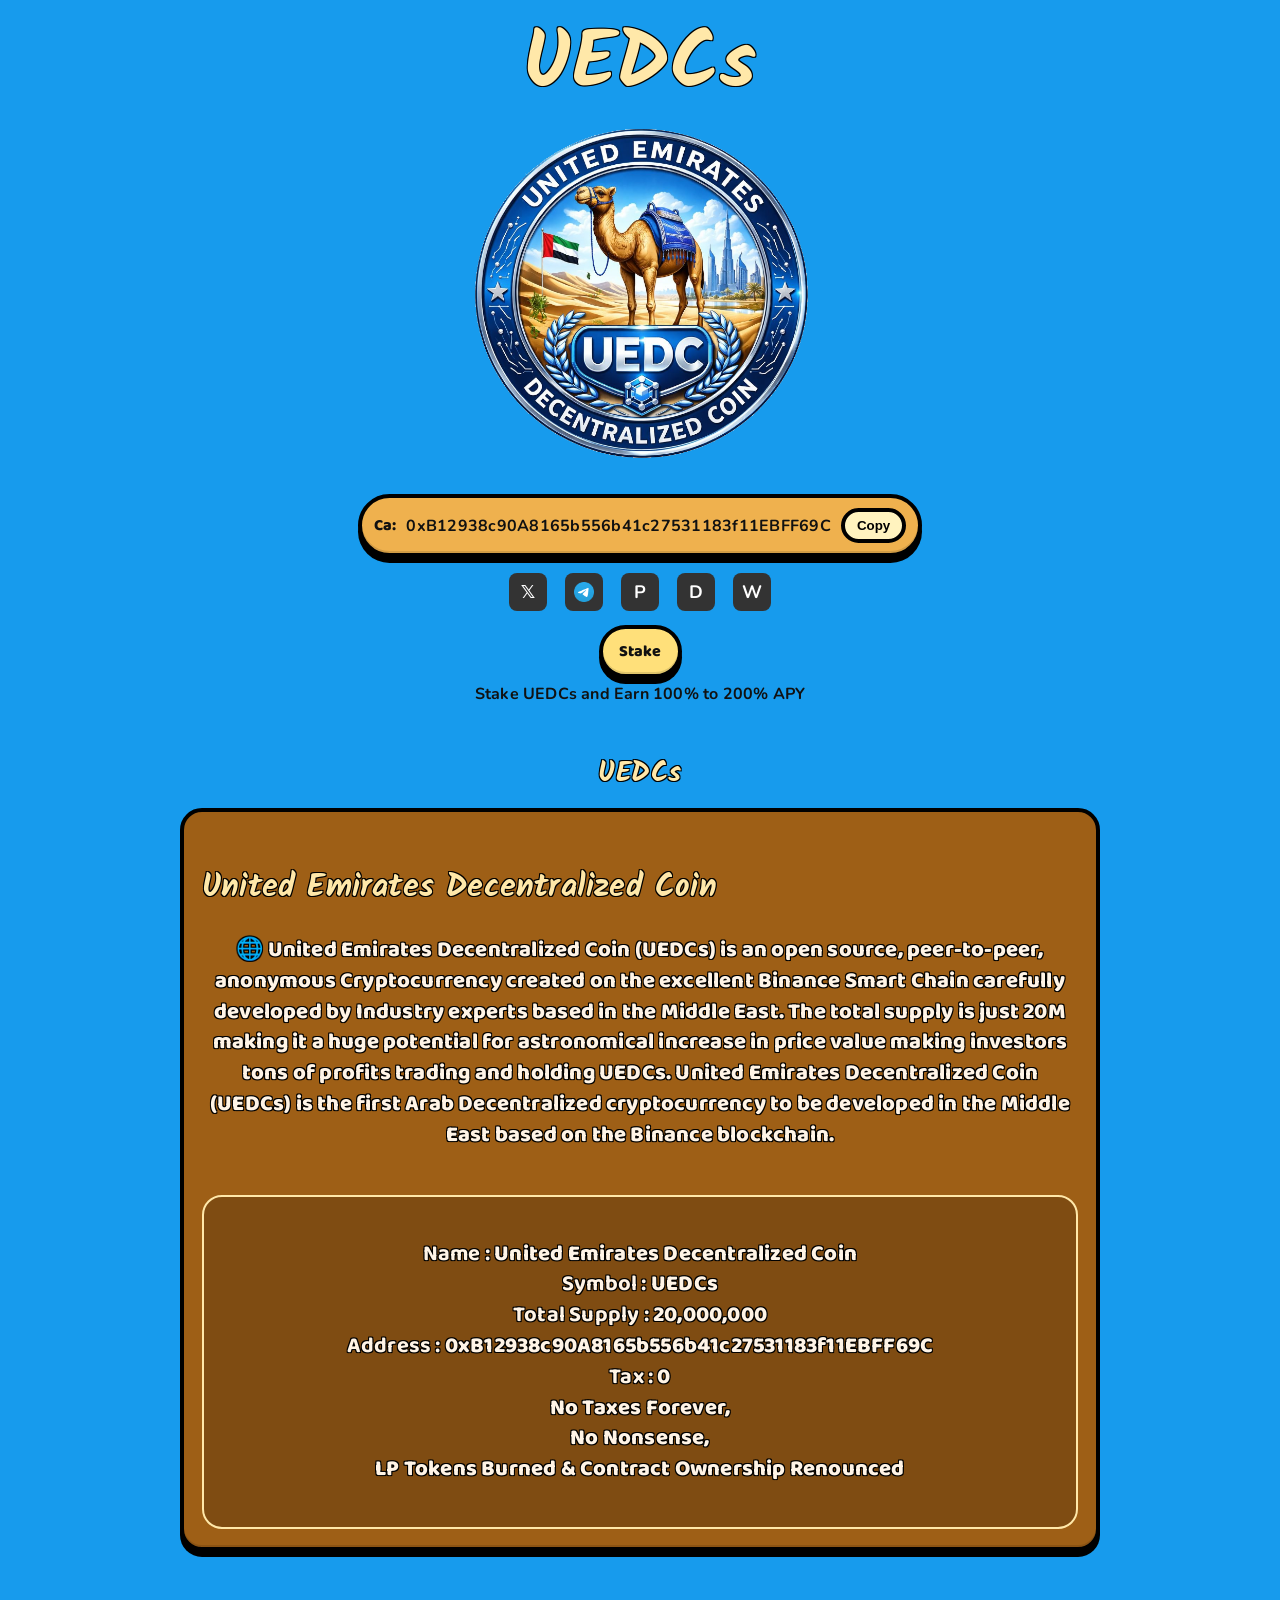
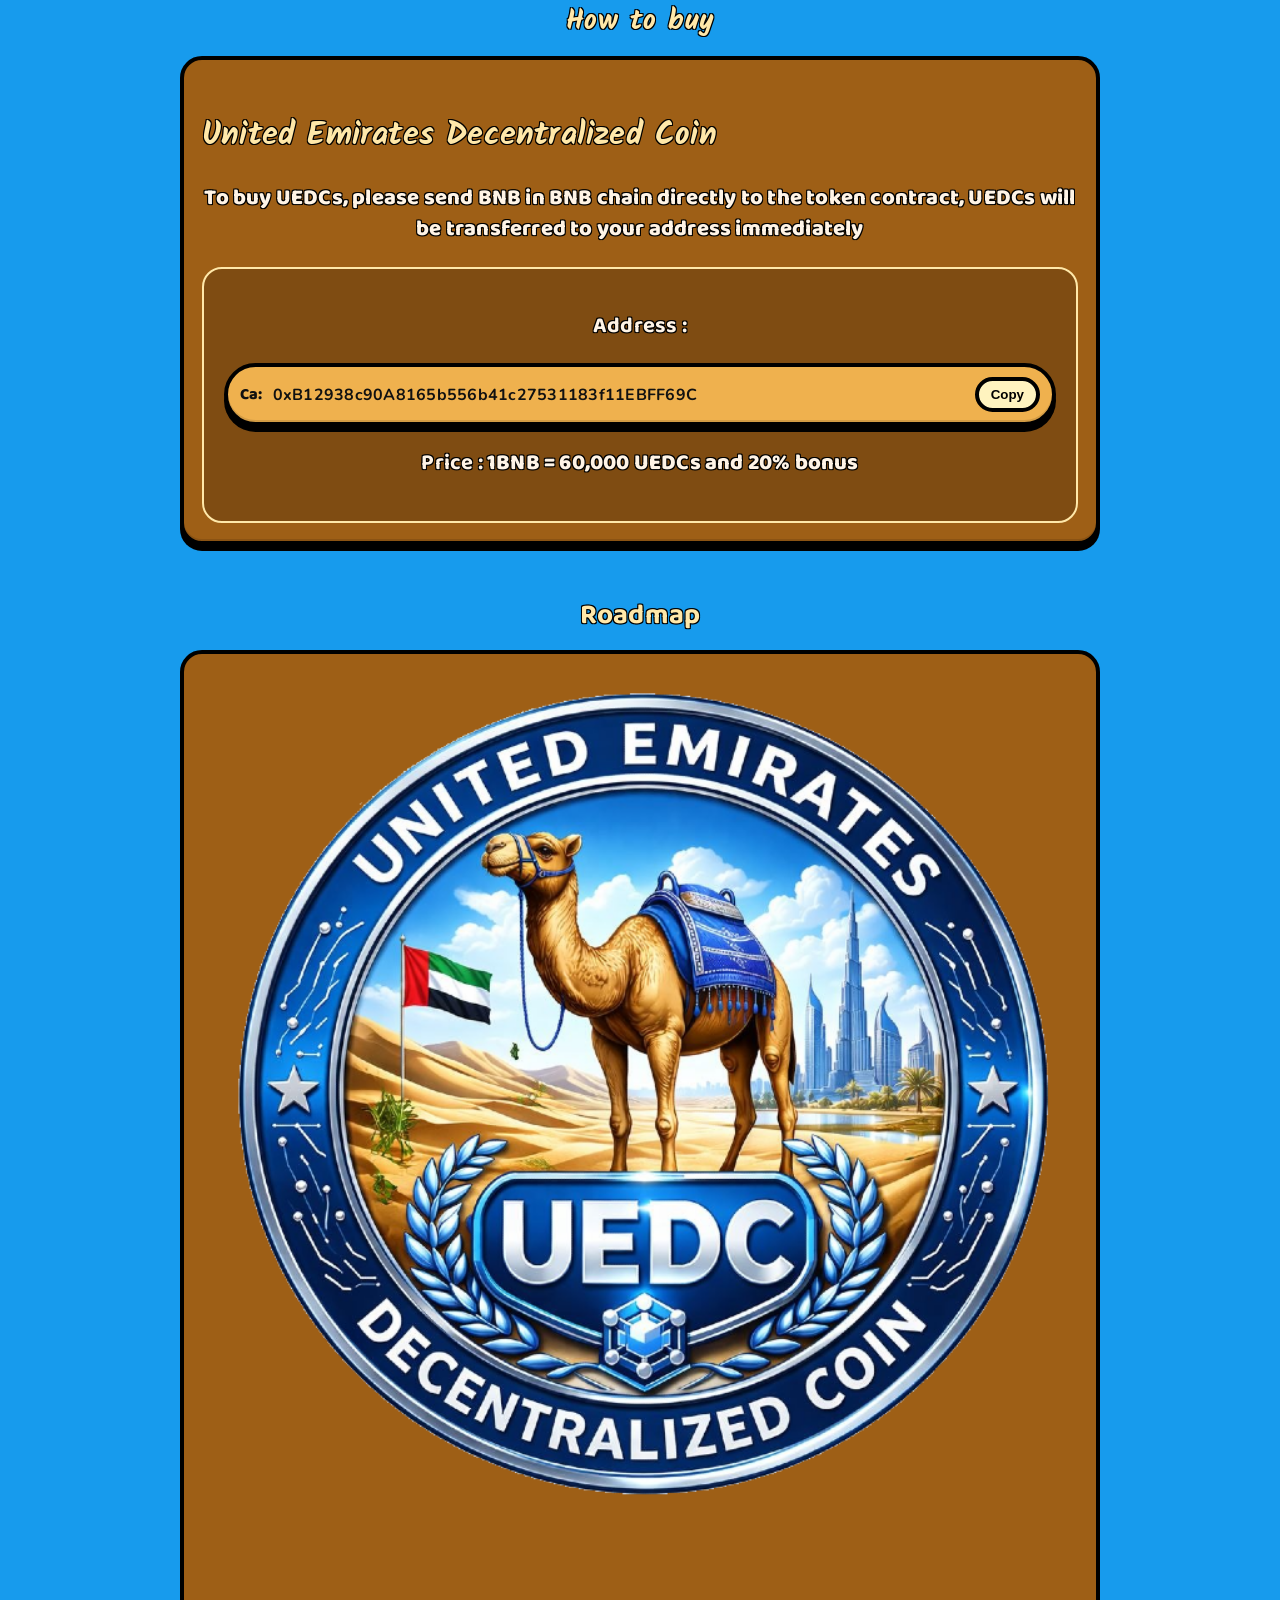
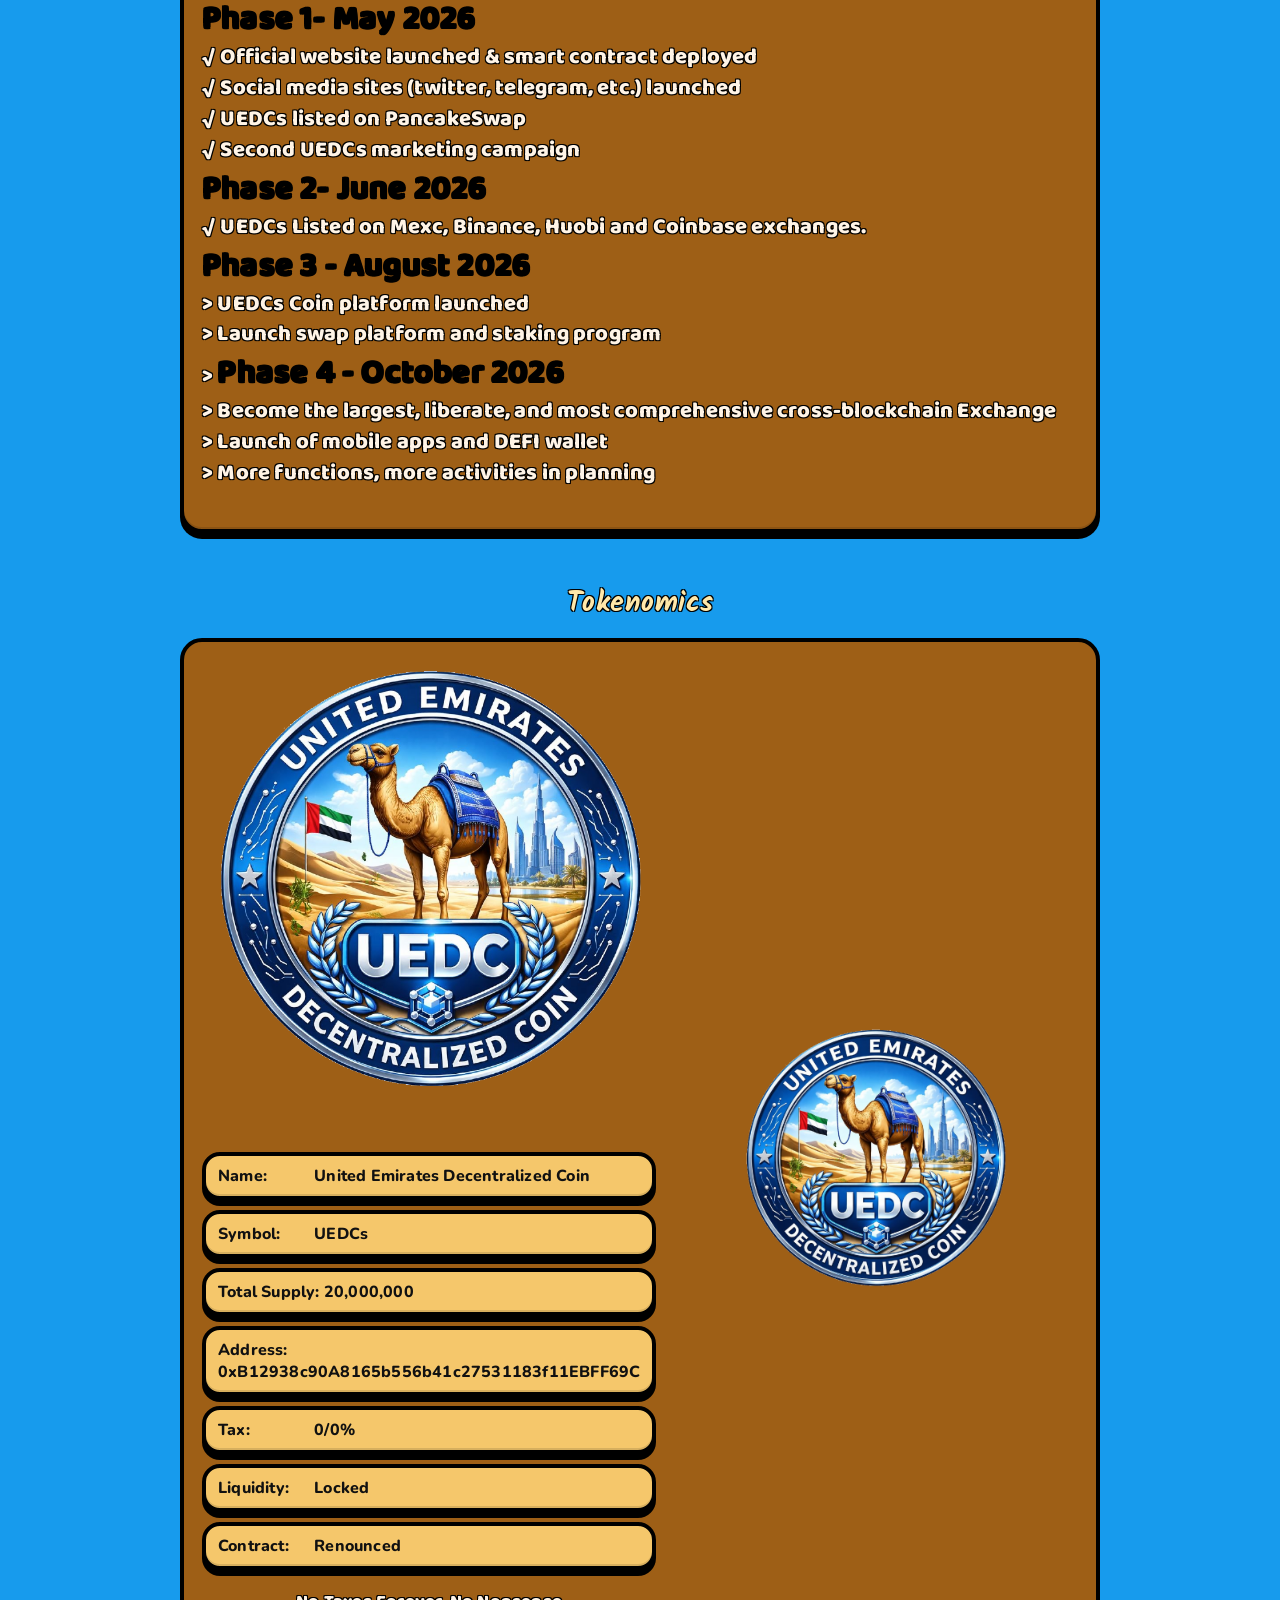
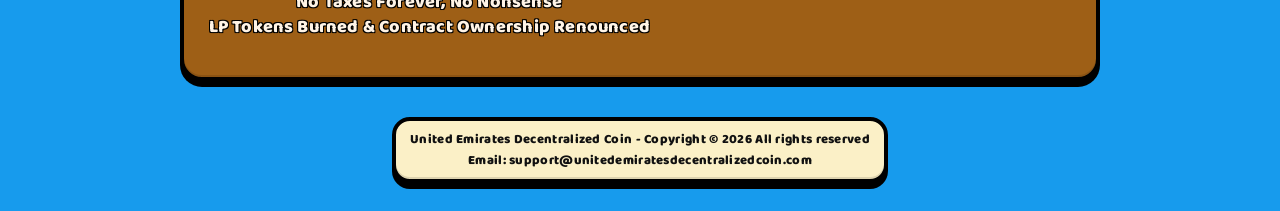
<file: index.html>
<!DOCTYPE html>
<html lang="en">
<head>
  <meta charset="UTF-8" />
  <meta name="viewport" content="width=device-width, initial-scale=1" />
  <title>UNITED EMIRATES DECENTRALIZED COIN - UEDCs</title>
  <link rel="preconnect" href="https://fonts.googleapis.com">
  <link rel="preconnect" href="https://fonts.gstatic.com" crossorigin>
  <link href="https://fonts.googleapis.com/css2?family=Baloo+2:wght@400;600;800&family=Nunito:wght@400;700;900&family=Kalam:wght@300;400;700&display=swap" rel="stylesheet">
  <link rel="icon" href="logo.png">
  <meta property="og:title" content="UNITED EMIRATES DECENTRALIZED COIN - UEDCs">
  <meta property="og:description" content="UNITED EMIRATES DECENTRALIZED COIN - UEDCs">
  <meta property="og:image" content="logo.png">

  <style>
    :root{
      --bg: #179bed;
      --ink: #111111;
      --panel: #8B4F09;
      --card: #7B3F07;
      --pill: #F2B24E;
      --accent: #FFCE6A;
      --edge: #000000;
      --radius: 18px;
      --radius-lg: 22px;
      --border: 4px;
      --font-display: 'Baloo 2', system-ui, -apple-system, Segoe UI, Roboto, sans-serif;
      --font-body: 'Nunito', system-ui, -apple-system, Segoe UI, Roboto, sans-serif;
      --font-hand: 'Kalam', 'Baloo 2', cursive, system-ui, sans-serif;
    }
    *{ box-sizing: border-box; }
    html,body{ height:100%; }
    body{ margin:0; background: var(--bg); color: var(--ink); font-family: var(--font-body); letter-spacing:.2px; -webkit-font-smoothing: antialiased; -moz-osx-font-smoothing: grayscale; }

    .btn, .contract, .card, .facts li, .legal-box{
      border: var(--border) solid var(--edge);
      border-radius: var(--radius);
      background: #FBD06E;
      box-shadow: 0 6px 0 var(--edge), inset 0 -2px 0 rgba(0,0,0,.12);
    }

    .btn{ display:inline-block; background:#F7C54F; padding:10px 16px; border-radius:999px; font-weight:800; text-decoration:none; color:var(--ink); font-family: var(--font-display); transition: transform .06s ease; }
    .btn:hover{ transform: translateY(-1px);} .btn:active{ transform: translateY(1px);} .btn.buy{ background:#FFE07A; } .btn.primary{ background:#ffd05c; margin-right:10px;} .btn.outline{ background:#FBF0C7; }

    .hero{ display:flex; flex-direction:column; align-items:center; padding: 10px 18px 24px; }
    .brand{ margin:16px 0 8px; font-family: var(--font-hand); font-weight:700; font-size:62px; line-height:1; letter-spacing:.5px;
      text-shadow: -1px -1px 0 #000, 1px -1px 0 #000, -1px 1px 0 #000, 1px 1px 0 #000; color:#FFE8A9;
    }
    .hero-illustration{ width:260px; max-width:70vw; margin:6px auto 14px; border-radius: 50%; }

    .contract{ display:flex; align-items:center; gap:10px; padding:10px 12px; background:#EFB14E; border-radius:999px; max-width:860px; }
    .contract.small{ padding:10px 14px; }

    .contract .label{ font-weight:900; font-family: var(--font-display); }
    .contract .hash{ word-break: break-all; font-weight:700; letter-spacing:.25px; }
    .contract .copy{ margin-left:auto; border: var(--border) solid var(--edge); border-radius:999px; background:#FFF3BF; font-weight:800; padding:6px 12px; cursor:pointer; }

    .socials{ margin:16px 0 6px; display:flex; align-items:center; gap:18px; }
    .socials a{font-weight: bold !important; display: block; width: 38px; height: 38px; background: #333; border-radius: 8px; display: flex; align-items: center; justify-content: center; color: white; text-decoration: none; font-size: 18px; transition: transform 0.3s ease; }
    .socials a:hover{ transform: scale(1.1); }

    .hero-cta{ margin: 8px 0 0; display:flex; justify-content:center; }

    .section{ padding:8px 18px 26px; }
    .section h2{ text-align:center; margin:14px 0 12px; font-family: var(--font-display); font-size:28px;
      text-shadow:-1px -1px 0 #000,1px -1px 0 #000,-1px 1px 0 #000,1px 1px 0 #000; color:#FFE8A9; }
    .card{ background:#9E5F16; border-radius:22px; padding:18px; position:relative; }
    .about-card{ max-width:920px; margin:0 auto; }
    .poem{ color:#fff4e6; font-weight:800; font-size:20px; text-align:center; line-height:1.4;
      text-shadow:-1px -1px 0 #000,1px -1px 0 #000,-1px 1px 0 #000,1px 1px 0 #000; font-family: var(--font-display); }

    /* Tokenomics layout */
    .token-card{ display:grid; grid-template-columns: 1.25fr 0.75fr; gap:16px; max-width:920px; margin:0 auto; align-items:center; }
    .facts{ list-style:none; padding:0; margin:12px 0 0; display:grid; gap:10px; }
    .facts li{ background:#F5C76B; padding:9px 12px; font-weight:800; overflow-wrap: break-word; word-wrap: break-word; }
    .facts li span{ display:inline-block; min-width:92px; }
    .token-right{ display:flex; align-items:center; justify-content:center; }
    .coin{ width: 240px; height:auto; display:block; margin-top:14px; border-radius: 50%; }

    .footer{ display:flex; justify-content:center; gap:12px; padding:22px 18px 10px; }
    .legalbar{ display:flex; justify-content:center; padding: 10px 12px 28px; }
    .legal-box{text-align: center; background:#FBF0C7; padding: 8px 14px; font-weight:800; font-family: var(--font-display); font-size:13px; letter-spacing:.3px; }

    /* Handwritten headings */
    #about h2, #tokenomics h2{
      font-family: var(--font-hand);
      letter-spacing:.5px;
    }

    /* Responsive design */
    .brand{ font-size: clamp(44px, 7vw, 80px); }
    .hero-illustration{ width: clamp(200px, 36vw, 360px); }
    .poem{ font-size: clamp(18px, 2.1vw, 22px); }
    .coin{ width: clamp(190px, 26vw, 280px); margin-top: 8px; }

    @media (max-width: 900px){
      .token-card{ grid-template-columns: 1fr; }
      .token-right{ display:flex; justify-content:center; }
    }

    @media (max-width: 780px){
      .contract .hash{
        white-space: normal;
        overflow-wrap: anywhere;
        word-break: break-word;
        line-height:1.2;
        font-size: 14px;
      }
      .coin{ margin-top: 6px; }
      .facts{ gap: 8px; }
    }

    @media (min-width: 901px){
      .token-card{ grid-template-columns: 1fr 1fr; }
    }

    /* Enhanced Mobile Responsiveness */
    @media (max-width: 600px){
      .hero{ padding: 8px 12px 20px; }
      .brand{ margin: 12px 0 6px; }
      .hero-illustration{ margin: 4px auto 12px; }
      
      .contract{ flex-direction: column; align-items: stretch; gap: 8px; padding: 12px; }
      .contract .label{ text-align: center; }
      .contract .hash{ text-align: center; font-size: 13px; }
      .contract .copy{ margin-left: 0; width: 100%; text-align: center; padding: 8px 12px; }
      
      .socials{ gap: 14px; flex-wrap: wrap; justify-content: center; }
      .socials a{ width: 42px; height: 42px; font-size: 20px; }
      
      .hero-cta{ width: 100%; padding: 0 12px; }
      .btn.buy{ width: 100%; text-align: center; padding: 12px 20px; font-size: 16px; }
      
      .section{ padding: 6px 12px 20px; }
      .section h2{ font-size: 24px; margin: 10px 0 10px; }
      
      .card{ padding: 14px; border-radius: 18px; overflow: hidden; }
      .about-card h3{ font-size: 1.5rem !important; margin-bottom: 15px !important; }
      .poem{ font-size: 16px; line-height: 1.5; word-wrap: break-word; overflow-wrap: break-word; }
      
      .facts li{ padding: 8px 10px; font-size: 14px; word-break: break-all; }
      .facts li span{ min-width: 80px; display: block; word-break: normal; }
      
      .footer{ flex-direction: column; gap: 10px; padding: 18px 12px 8px; }
      .footer .btn{ width: 100%; text-align: center; margin: 0 !important; padding: 12px 16px; }
      
      .legalbar{ padding: 8px 12px 24px; }
      .legal-box{ font-size: 11px; text-align: center; padding: 6px 10px; }
      
      .token-card{ gap: 12px; }
      .coin{ margin-top: 4px; }
    }

    @media (max-width: 400px){
      .brand{ font-size: 40px; }
      .hero-illustration{ width: 180px; }
      .contract .hash{ font-size: 12px; }
      .poem{ font-size: 15px; }
      .section h2{ font-size: 22px; }
      .about-card h3{ font-size: 1.3rem !important; }
      .socials a{ width: 38px; height: 38px; font-size: 18px; }
    }
  </style>

  <style id="heading-font-fix">
    #about h2, #tokenomics h2{
      font-family: 'Kalam', 'Baloo 2', cursive, system-ui, sans-serif !important;
      letter-spacing: .5px;
    }
  </style>

</head>
<body>
  <main class="hero">
    <h1 class="brand">UEDCs</h1>
    <img class="hero-illustration" src="logo.png" alt="Desertdoge" />
    <div class="contract" id="contractBox">
      <span class="label">Ca:</span>
      <span class="hash" id="contractText"> 0xB12938c90A8165b556b41c27531183f11EBFF69C</span>
      <button class="copy" id="copyBtn" aria-label="Copy contract">Copy</button>
    </div>
    <nav class="socials">
      <a href="https://x.com/UnitedCoin36058" aria-label="X" target="_blank" rel="noopener">𝕏</a>
      <a href="https://t.me/unitedemiratedecentralizedcoin" aria-label="Telegram" target="_blank" rel="noopener"><img src="telegram-icon.png" width="20px"/></a>
      <a href="https://pancakeswap.finance/swap" aria-label="PancakeSwap" target="_blank" rel="noopener">P</a>
      <a href="https://www.dextools.io/app/pairs" aria-label="Dextool" target="_blank" rel="noopener">D</a>
      <a href="./UEDCWhitepaper.pdf" aria-label="White Paper" target="_blank" rel="noopener">W</a>
    </nav>
    <!--
    <div class="hero-cta">
      <a class="btn buy" href="https://raydium.io/swap/?inputMint=sol&outputMint=0xB12938c90A8165b556b41c27531183f11EBFF69C" target="_blank" rel="noopener">Buy Now</a>
    </div> -->
    <div class="hero-cta">
      <a class="btn buy" href="./staking/" target="_blank" rel="noopener">Stake</a>
    </div>
    <div style="font-weight: bold;margin-top: 5px;"> Stake UEDCs and Earn 100% to 200% APY</div>

    
  </main>

  <section id="about" class="section">
    <h2>UEDCs</h2>
    <div class="card about-card">
      <h3 style="color: #FFE8A9; font-family: var(--font-hand); font-size: 2rem; margin-bottom: 20px; text-shadow: -1px -1px 0 #000, 1px -1px 0 #000, -1px 1px 0 #000, 1px 1px 0 #000;">United Emirates Decentralized Coin</h3>
      <p class="poem">
        🌐 United Emirates Decentralized Coin (UEDCs) is an open source, peer-to-peer, anonymous Cryptocurrency created on the excellent Binance Smart Chain carefully developed by Industry experts based in the Middle East. The total supply is just 20M making it a huge potential for astronomical increase in price value making investors tons of profits trading and holding UEDCs. United Emirates Decentralized Coin (UEDCs) is the first Arab Decentralized cryptocurrency to be developed in the Middle East based on the Binance blockchain.
      </p>
      <br/>
      <div style="border: 2px solid #FFE8A9; border-radius: 20px; padding: 20px; background: rgba(0,0,0,0.2);">
        <p class="poem">

 <strong>Name :</strong>  United Emirates Decentralized Coin</br>

 <strong>Symbol :</strong>  UEDCs</br>

<strong>Total Supply :</strong>  20,000,000</br>

<strong>Address :</strong>   0xB12938c90A8165b556b41c27531183f11EBFF69C </br> 

<strong>Tax :</strong>   0</br>
No Taxes Forever,</br>
No Nonsense,</br>
LP Tokens Burned & Contract Ownership Renounced</br>
        </p>
      </div>
    </div>
  </section>

  <section id="about" class="section">
    <h2>How to buy</h2>
    <div class="card about-card">
      <h3 style="color: #FFE8A9; font-family: var(--font-hand); font-size: 2rem; margin-bottom: 20px; text-shadow: -1px -1px 0 #000, 1px -1px 0 #000, -1px 1px 0 #000, 1px 1px 0 #000;">United Emirates Decentralized Coin</h3>
      <p class="poem">
        To buy UEDCs, please send BNB in BNB chain directly to the token contract, UEDCs will be transferred to your address immediately
      <br/>
      <div style="border: 2px solid #FFE8A9; border-radius: 20px; padding: 20px; background: rgba(0,0,0,0.2);">
        <p class="poem">
        <strong>Address :</strong> </p>
        <div class="contract" id="contractBox2">
          <span class="label">Ca:</span>
          <span class="hash" id="contractText2"> 0xB12938c90A8165b556b41c27531183f11EBFF69C</span>
          <button class="copy" id="copyBtn2" aria-label="Copy contract">Copy</button>
        </div>
      <p class="poem">
        <strong>Price :</strong> 1BNB = 60,000 UEDCs and 20% bonus</br>
        </p>
      </div>
    </div>
  </section>

  <section id="roadmap" class="section">
    <h2>Roadmap</h2>
    <div class="card about-card">
      <img src="logo.png" alt="Roadmap" style="width: 100%; border-radius: 15px; margin-bottom: 20px;">
      <p class="poem" style="text-align: left;">

<strong style="font-size: 1.5em; color: black;">Phase 1- May 2026</strong></br>

√ Official website launched & smart contract deployed</br>

√ Social media sites (twitter, telegram, etc.) launched</br>

√ UEDCs listed on PancakeSwap</br>

√ Second UEDCs marketing campaign</br>

<strong style="font-size: 1.5em; color: black;">Phase 2- June 2026</strong></br>

√ UEDCs Listed on Mexc, Binance, Huobi and Coinbase exchanges.</br>

<strong style="font-size: 1.5em; color: black;">Phase 3 - August 2026</strong></br>
> UEDCs Coin platform launched</br>
> Launch swap platform and staking program </br>
>

<strong style="font-size: 1.5em; color: black;">Phase 4 -  October 2026</strong></br>
> Become the largest, liberate, and most comprehensive cross-blockchain Exchange</br>
> Launch of mobile apps and DEFI wallet</br>
> More functions, more activities in planning</br>
      </p>
    </div>
  </section>

  <section id="tokenomics" class="section">
    <h2>Tokenomics</h2>
    <div class="card token-card">
      <div class="token-left">
        <img src="logo.png" alt="Desertdoge Character" style="width: 100%; border-radius: 15px; margin-bottom: 20px;">
        <ul class="facts">
          <li><span>Name:</span> United Emirates Decentralized Coin</li>
          <li><span>Symbol:</span> UEDCs</li>
          <li><span>Total Supply:</span> 20,000,000</li>
          <li><span>Address:</span> 0xB12938c90A8165b556b41c27531183f11EBFF69C</li>
          <li><span>Tax:</span> 0/0%</li>
          <li><span>Liquidity:</span> Locked</li>
          <li><span>Contract:</span> Renounced</li>
        </ul>
        <p class="poem" style="margin-top: 20px; font-size: 18px;">
          No Taxes Forever, No Nonsense<br/>
          LP Tokens Burned & Contract Ownership Renounced
        </p>
      </div>
      <div class="token-right">
        <img class="coin" src="logo.png" alt="Desertdoge Token" />
      </div>
    </div>
  </section>
<!--
  <section class="section" style="text-align: center;">
    <h2>UEDCs</h2>
    <div style="margin: 30px 0;">
      <a class="btn buy" href="https://raydium.io/swap/?inputMint=sol&outputMint=0xB12938c90A8165b556b41c27531183f11EBFF69C" style="font-size: 20px; padding: 15px 40px;">BUY NOW</a>
    </div>
  </section>

  <footer id="buy" class="footer">
    <a class="btn primary" href="https://raydium.io/swap/?inputMint=sol&outputMint=0xB12938c90A8165b556b41c27531183f11EBFF69C" target="_blank" rel="noopener">Buy on PancakeSwap</a>
    <a class="btn outline" href="https://solscan.io/token/0xB12938c90A8165b556b41c27531183f11EBFF69C" target="_blank" rel="noopener">Check on Solana</a>
    <a class="btn outline" href="https://raydium.io/swap/?inputMint=sol&outputMint=0xB12938c90A8165b556b41c27531183f11EBFF69C" target="_blank" rel="noopener">Chart</a>
  </footer>
-->
  <footer class="legalbar">
    <div class="legal-box">United Emirates Decentralized Coin - Copyright © 2026 All rights reserved
    </br>
    Email: support@unitedemiratesdecentralizedcoin.com

    </div>
  </footer>

  <script>
    // Copy contract
    const copyBtn=document.getElementById('copyBtn');
    if(copyBtn){
      copyBtn.addEventListener('click',()=>{
        const txt=document.getElementById('contractText').textContent.trim();
        navigator.clipboard.writeText(txt);
        copyBtn.textContent='Copied!';
        setTimeout(()=>copyBtn.textContent='Copy',1400);
      });
    }

    const copyBtn2=document.getElementById('copyBtn2');
    if(copyBtn2){
      copyBtn2.addEventListener('click',()=>{
        const txt2=document.getElementById('contractText2').textContent.trim();
        navigator.clipboard.writeText(txt2);
        copyBtn2.textContent='Copied!';
        setTimeout(()=>copyBtn2.textContent='Copy',1400);
      });
    }

    // Alternative copy function
    function copy() {
      navigator.clipboard.writeText("0xf211e23022ae0b820e511331efab4f28852024b0");
      alert("Copied the address: 0xf211e23022ae0b820e511331efab4f28852024b0");
    }

    // Smooth scroll for anchor links
    document.querySelectorAll('a[href^="#"]').forEach(anchor => {
      anchor.addEventListener('click', function (e) {
        e.preventDefault();
        const target = document.querySelector(this.getAttribute('href'));
        if (target) {
          target.scrollIntoView({ behavior: 'smooth', block: 'start' });
        }
      });
    });
  </script>
</body>
</html>
</file>
